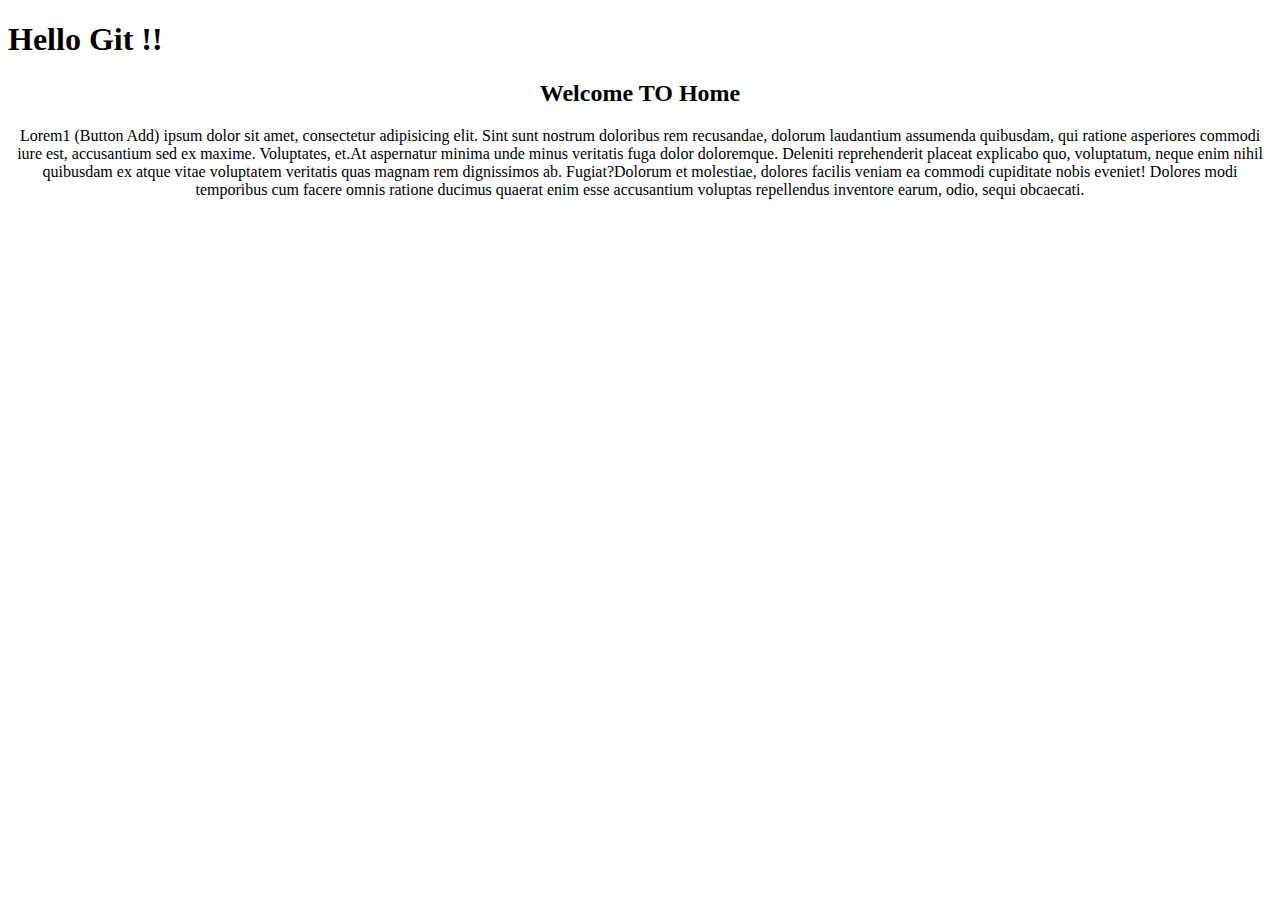
<file: index.html>
<!DOCTYPE html>
<html lang="en">
<head>
    <meta charset="UTF-8">
    <meta name="viewport" content="width=device-width, initial-scale=1.0">
    <title>Learn Git & GitHub</title>
</head>
<body>
    <h1>Hello Git !!</h1>
    <center>
        <h2>Welcome TO Home</h2>
        <p><span>Lorem1 (Button Add) ipsum dolor sit amet, consectetur adipisicing elit. Sint sunt nostrum doloribus rem recusandae, dolorum laudantium assumenda quibusdam, qui ratione asperiores commodi iure est, accusantium sed ex maxime. Voluptates, et.</span><span>At aspernatur minima unde minus veritatis fuga dolor doloremque. Deleniti reprehenderit placeat explicabo quo, voluptatum, neque enim nihil quibusdam ex atque vitae voluptatem veritatis quas magnam rem dignissimos ab. Fugiat?</span><span>Dolorum et molestiae, dolores facilis veniam ea commodi cupiditate nobis eveniet! Dolores modi temporibus cum facere omnis ratione ducimus quaerat enim esse accusantium voluptas repellendus inventore earum, odio, sequi obcaecati.</span></p>
    </center>
</body>
</html>
</file>
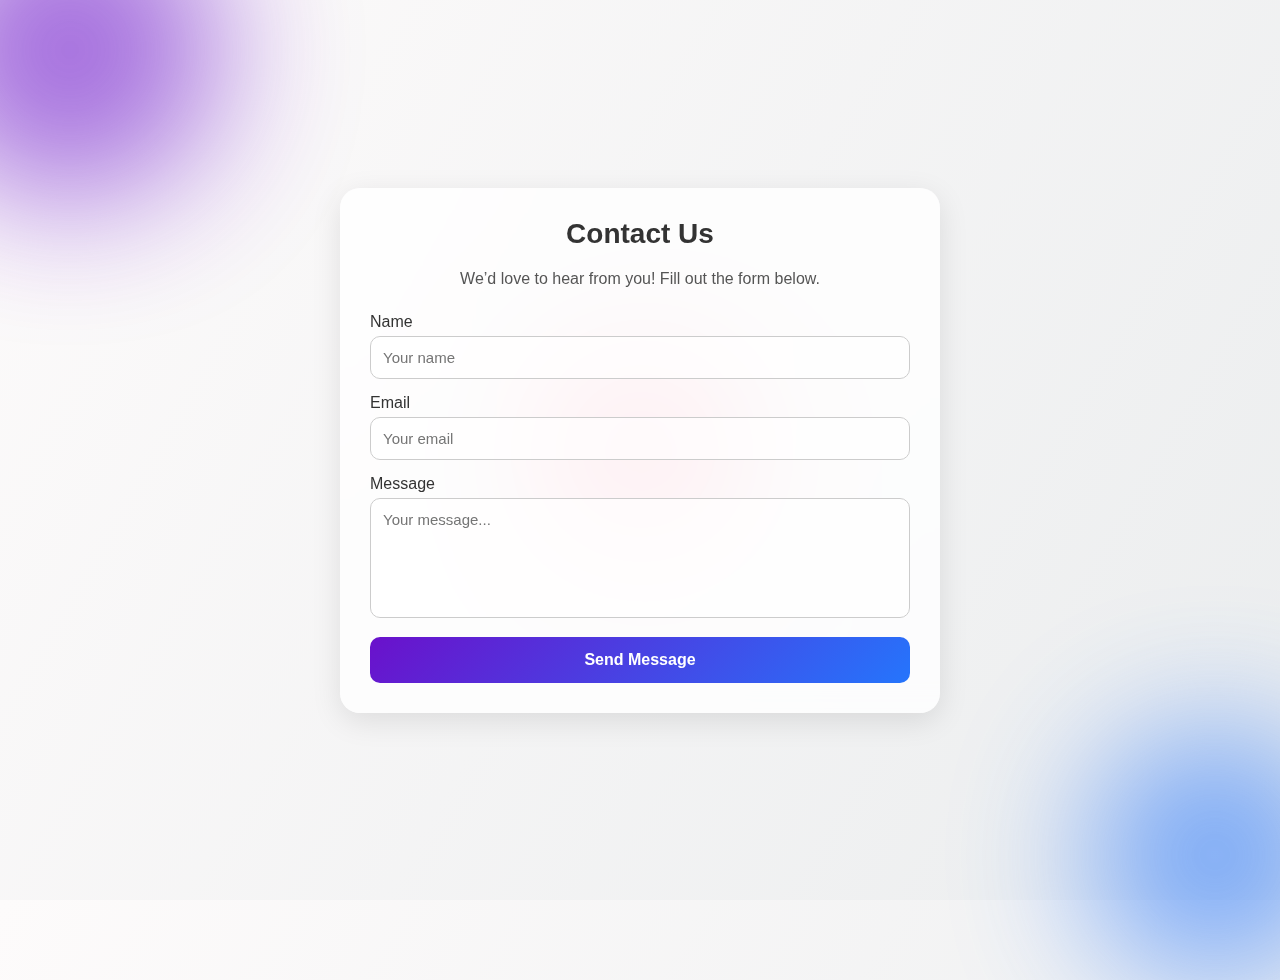
<file: Home/contectUs.html>
<!DOCTYPE html>
<html lang="en">
<head>
  <meta charset="UTF-8">
  <meta name="viewport" content="width=device-width, initial-scale=1.0">
  <title>Contact Us</title>
  <style>
    /* Reset */
    * {
      margin: 0;
      padding: 0;
      box-sizing: border-box;
      font-family: "Poppins", sans-serif;
    }

    body {
      background: linear-gradient(120deg, #fdfbfb 0%, #ebedee 100%);
      display: flex;
      justify-content: center;
      align-items: center;
      min-height: 100vh;
      padding: 20px;
      overflow: hidden;
      position: relative;
    }

    /* Decorative background shapes */
    .circle {
      position: absolute;
      border-radius: 50%;
      filter: blur(70px);
      opacity: 0.6;
      animation: float 10s infinite ease-in-out alternate;
    }
    .circle1 { width: 300px; height: 300px; background: #6a11cb; top: -100px; left: -80px; }
    .circle2 { width: 250px; height: 250px; background: #2575fc; bottom: -80px; right: -60px; animation-delay: 3s; }
    .circle3 { width: 200px; height: 200px; background: #ff6f91; top: 50%; left: 50%; transform: translate(-50%, -50%); animation-delay: 6s; }

    @keyframes float {
      from { transform: translateY(0) scale(1); }
      to { transform: translateY(-40px) scale(1.1); }
    }

    /* Contact Box */
    .contact-container {
      background: rgba(255, 255, 255, 0.8);
      padding: 30px;
      border-radius: 20px;
      backdrop-filter: blur(12px);
      box-shadow: 0 8px 30px rgba(0, 0, 0, 0.1);
      width: 100%;
      max-width: 600px;
      animation: fadeInUp 1s ease;
      position: relative;
      z-index: 10;
      transition: transform 0.3s ease, box-shadow 0.3s ease;
    }

    .contact-container:hover {
      transform: translateY(-8px);
      box-shadow: 0 12px 40px rgba(0, 0, 0, 0.2);
    }

    .contact-container h2 {
      text-align: center;
      margin-bottom: 20px;
      font-size: 28px;
      color: #333;
    }

    .contact-container p {
      text-align: center;
      color: #555;
      margin-bottom: 25px;
    }

    /* Form Styling */
    .form-group {
      margin-bottom: 15px;
    }

    .form-group label {
      display: block;
      font-weight: 500;
      margin-bottom: 5px;
      color: #333;
    }

    .form-group input,
    .form-group textarea {
      width: 100%;
      padding: 12px;
      border: 1px solid #ccc;
      border-radius: 10px;
      font-size: 15px;
      transition: all 0.3s ease;
      background: rgba(255, 255, 255, 0.6);
    }

    .form-group input:hover,
    .form-group textarea:hover {
      border-color: #6a11cb;
      box-shadow: 0 0 10px rgba(106, 17, 203, 0.3);
      transform: scale(1.02);
    }

    .form-group input:focus,
    .form-group textarea:focus {
      border-color: #2575fc;
      box-shadow: 0 0 12px rgba(37, 117, 252, 0.4);
      outline: none;
      transform: scale(1.02);
    }

    textarea {
      resize: none;
      height: 120px;
    }

    /* Button */
    .btn {
      display: block;
      width: 100%;
      padding: 14px;
      background: linear-gradient(135deg, #6a11cb, #2575fc);
      border: none;
      border-radius: 10px;
      font-size: 16px;
      font-weight: bold;
      color: #fff;
      cursor: pointer;
      transition: transform 0.3s ease, background 0.4s ease, box-shadow 0.3s ease;
    }

    .btn:hover {
      transform: scale(1.07);
      background: linear-gradient(135deg, #2575fc, #6a11cb);
      box-shadow: 0 10px 25px rgba(37, 117, 252, 0.4);
    }

    /* Success message */
    .success-message {
      display: none;
      margin-top: 15px;
      text-align: center;
      color: green;
      font-weight: bold;
      animation: fadeIn 1s ease;
    }

    /* Animations */
    @keyframes fadeInUp {
      0% {
        opacity: 0;
        transform: translateY(40px);
      }
      100% {
        opacity: 1;
        transform: translateY(0);
      }
    }

    @keyframes fadeIn {
      from { opacity: 0; }
      to { opacity: 1; }
    }

    /* Responsive */
    @media (max-width: 480px) {
      .contact-container {
        padding: 20px;
      }
      .contact-container h2 {
        font-size: 24px;
      }
    }
  </style>
</head>
<body>
  <!-- Background circles -->
  <div class="circle circle1"></div>
  <div class="circle circle2"></div>
  <div class="circle circle3"></div>

  <!-- Contact Box -->
  <div class="contact-container">
    <h2>Contact Us</h2>
    <p>We’d love to hear from you! Fill out the form below.</p>

    <form id="contactForm">
      <div class="form-group">
        <label for="name">Name</label>
        <input type="text" id="name" placeholder="Your name" required>
      </div>
      <div class="form-group">
        <label for="email">Email</label>
        <input type="email" id="email" placeholder="Your email" required>
      </div>
      <div class="form-group">
        <label for="message">Message</label>
        <textarea id="message" placeholder="Your message..." required></textarea>
      </div>
      <button type="submit" class="btn">Send Message</button>
    </form>

    <div class="success-message" id="successMessage">
      ✅ Your message has been sent successfully!
    </div>
  </div>

  <script>
    const form = document.getElementById("contactForm");
    const successMessage = document.getElementById("successMessage");

    form.addEventListener("submit", function(e) {
      e.preventDefault();

      const name = document.getElementById("name").value.trim();
      const email = document.getElementById("email").value.trim();
      const message = document.getElementById("message").value.trim();

      if (name && email && message) {
        successMessage.style.display = "block";
        form.reset();

        setTimeout(() => {
          successMessage.style.display = "none";
        }, 3000);
      }
    });
  </script>
</body>
</html>
</file>
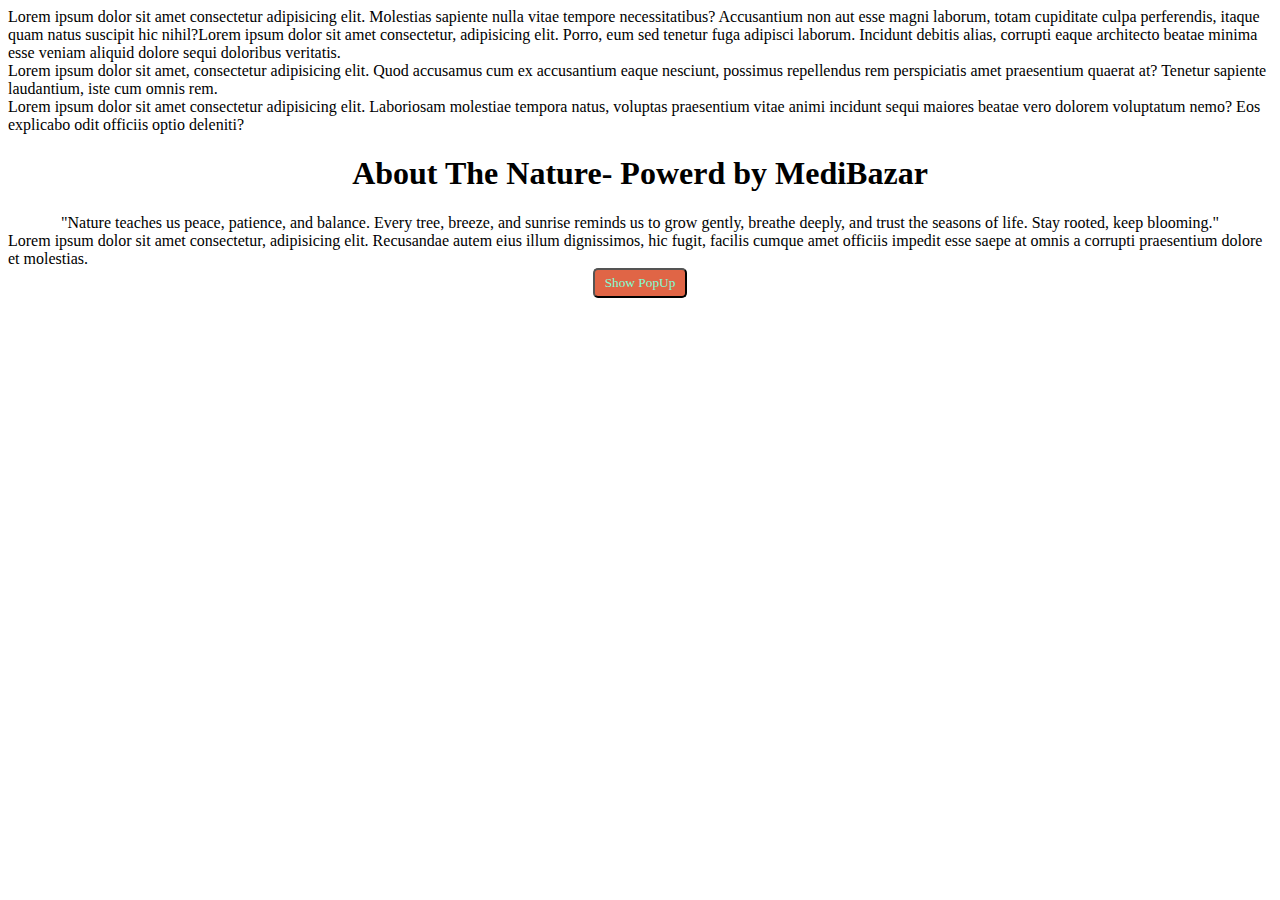
<file: Home/page.html>
<!DOCTYPE html>
<html lang="en">
  <head>
    <meta charset="UTF-8" />
    <meta name="viewport" content="width=device-width, initial-scale=1.0" />
    <title>Medibazar - Home</title>
    <link rel="stylesheet" href="style.css" />
  </head>
  <body>
    <div>
      Lorem ipsum dolor sit amet consectetur adipisicing elit. Molestias sapiente nulla vitae tempore necessitatibus? Accusantium non aut esse magni laborum, totam cupiditate culpa perferendis, itaque quam natus suscipit hic nihil?Lorem ipsum dolor sit amet consectetur, adipisicing elit. Porro, eum sed tenetur fuga adipisci laborum. Incidunt debitis alias, corrupti eaque architecto beatae minima esse veniam aliquid dolore sequi doloribus veritatis.
    </div>
    <section>
      <div>
        Lorem ipsum dolor sit amet, consectetur adipisicing elit. Quod accusamus cum ex accusantium eaque nesciunt, possimus repellendus rem perspiciatis amet praesentium quaerat at? Tenetur sapiente laudantium, iste cum omnis rem.
        <br>
        Lorem ipsum dolor sit amet consectetur adipisicing elit. Laboriosam molestiae tempora natus, voluptas praesentium vitae animi incidunt sequi maiores beatae vero dolorem voluptatum nemo? Eos explicabo odit officiis optio deleniti?
      </div>
      <h1>About The Nature- Powerd by MediBazar</h1>
      <div>
        "Nature teaches us peace, patience, and balance. Every tree, breeze, and
        sunrise reminds us to grow gently, breathe deeply, and trust the seasons
        of life. Stay rooted, keep blooming."
      </div>
      <span>
        Lorem ipsum dolor sit amet consectetur, adipisicing elit. Recusandae autem eius illum dignissimos, hic fugit, facilis cumque amet officiis impedit esse saepe at omnis a corrupti praesentium dolore et molestias.
      </span>
      <button type="button" onclick="greet(this)">Show PopUp</button>
    </section>
    <script src="home.js"></script>
  </body>
</html>
</file>
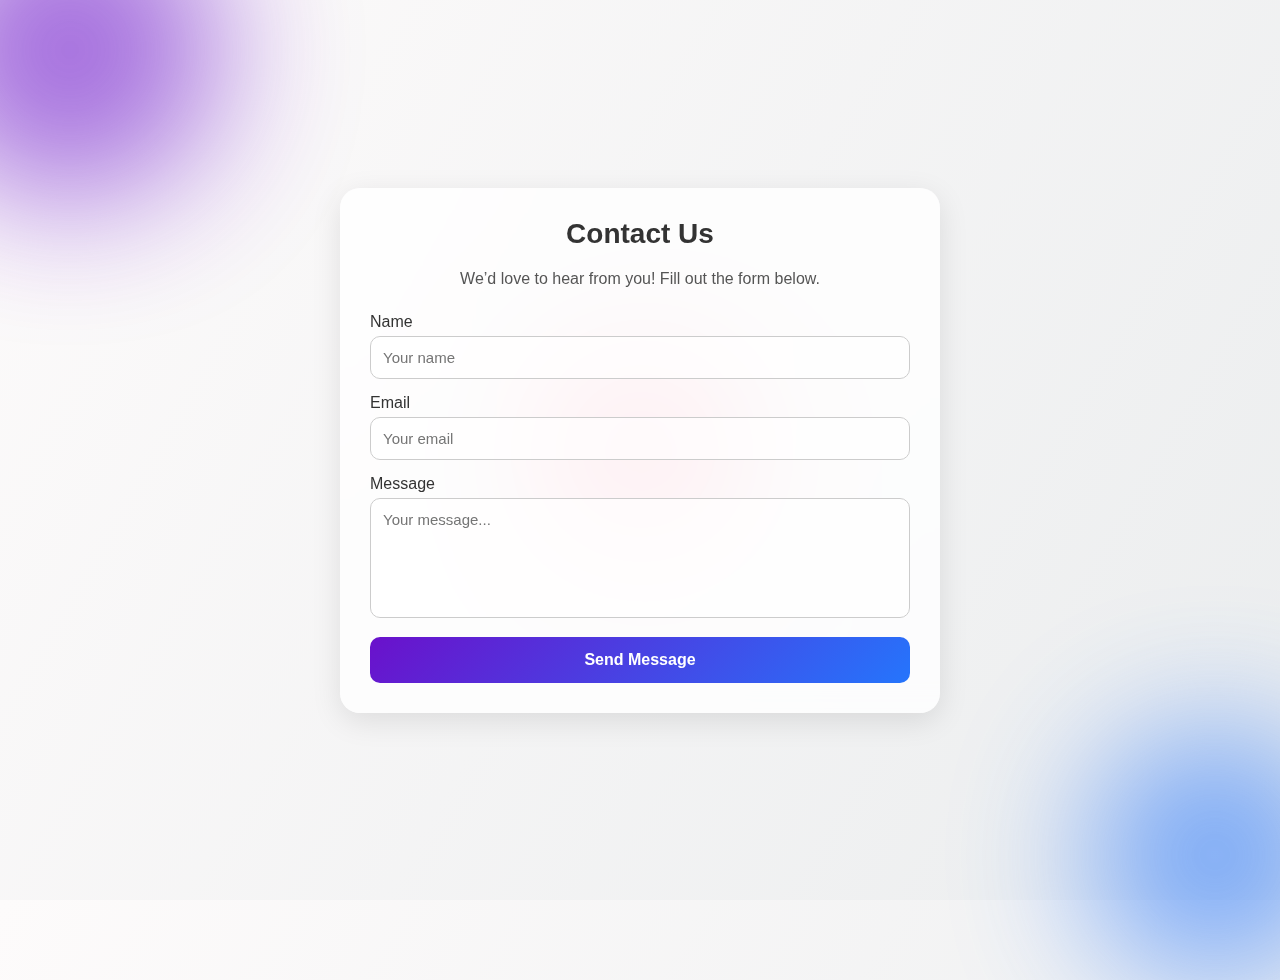
<file: Home/ContactUs/contectUs.html>
<!DOCTYPE html>
<html lang="en">
  <head>
    <meta charset="UTF-8" />
    <meta name="viewport" content="width=device-width, initial-scale=1.0" />
    <title>Contact Us</title>
    <link rel="stylesheet" href="./style.css">
  </head>
  <body>
    <!-- Background circles -->
    <div class="circle circle1"></div>
    <div class="circle circle2"></div>
    <div class="circle circle3"></div>

    <!-- Contact Box -->
    <div class="contact-container">
      <h2>Contact Us</h2>
      <p>We’d love to hear from you! Fill out the form below.</p>

      <form id="contactForm">
        <div class="form-group">
          <label for="name">Name</label>
          <input type="text" id="name" placeholder="Your name" required />
        </div>
        <div class="form-group">
          <label for="email">Email</label>
          <input type="email" id="email" placeholder="Your email" required />
        </div>
        <div class="form-group">
          <label for="message">Message</label>
          <textarea
            id="message"
            placeholder="Your message..."
            required
          ></textarea>
        </div>
        <button type="submit" class="btn">Send Message</button>
      </form>

      <div class="success-message" id="successMessage">
        ✅ Your message has been sent successfully!
      </div>
    </div>

    <script src="custom.js"></script>
  </body>
</html>
</file>
<file: Home/style.css>
section {
  display: flex;
  align-items: center;
  justify-content: center;
  flex-direction: column;
}

button {
  background-color: rgb(224, 101, 70);
  border-radius: 5px;
  color: aquamarine;
  font-family: 'Segoe UI';
  cursor: pointer;
  padding: 5px 10px;
}
</file>
<file: Home/ContactUs/style.css>
/* Reset */
* {
  margin: 0;
  padding: 0;
  box-sizing: border-box;
  font-family: "Poppins", sans-serif;
}

body {
  background: linear-gradient(120deg, #fdfbfb 0%, #ebedee 100%);
  display: flex;
  justify-content: center;
  align-items: center;
  min-height: 100vh;
  padding: 20px;
  overflow: hidden;
  position: relative;
}

/* Decorative background shapes */
.circle {
  position: absolute;
  border-radius: 50%;
  filter: blur(70px);
  opacity: 0.6;
  animation: float 10s infinite ease-in-out alternate;
}
.circle1 {
  width: 300px;
  height: 300px;
  background: #6a11cb;
  top: -100px;
  left: -80px;
}
.circle2 {
  width: 250px;
  height: 250px;
  background: #2575fc;
  bottom: -80px;
  right: -60px;
  animation-delay: 3s;
}
.circle3 {
  width: 200px;
  height: 200px;
  background: #ff6f91;
  top: 50%;
  left: 50%;
  transform: translate(-50%, -50%);
  animation-delay: 6s;
}

@keyframes float {
  from {
    transform: translateY(0) scale(1);
  }
  to {
    transform: translateY(-40px) scale(1.1);
  }
}

/* Contact Box */
.contact-container {
  background: rgba(255, 255, 255, 0.8);
  padding: 30px;
  border-radius: 20px;
  backdrop-filter: blur(12px);
  box-shadow: 0 8px 30px rgba(0, 0, 0, 0.1);
  width: 100%;
  max-width: 600px;
  animation: fadeInUp 1s ease;
  position: relative;
  z-index: 10;
  transition: transform 0.3s ease, box-shadow 0.3s ease;
}

.contact-container:hover {
  transform: translateY(-8px);
  box-shadow: 0 12px 40px rgba(0, 0, 0, 0.2);
}

.contact-container h2 {
  text-align: center;
  margin-bottom: 20px;
  font-size: 28px;
  color: #333;
}

.contact-container p {
  text-align: center;
  color: #555;
  margin-bottom: 25px;
}

/* Form Styling */
.form-group {
  margin-bottom: 15px;
}

.form-group label {
  display: block;
  font-weight: 500;
  margin-bottom: 5px;
  color: #333;
}

.form-group input,
.form-group textarea {
  width: 100%;
  padding: 12px;
  border: 1px solid #ccc;
  border-radius: 10px;
  font-size: 15px;
  transition: all 0.3s ease;
  background: rgba(255, 255, 255, 0.6);
}

.form-group input:hover,
.form-group textarea:hover {
  border-color: #6a11cb;
  box-shadow: 0 0 10px rgba(106, 17, 203, 0.3);
  transform: scale(1.02);
}

.form-group input:focus,
.form-group textarea:focus {
  border-color: #2575fc;
  box-shadow: 0 0 12px rgba(37, 117, 252, 0.4);
  outline: none;
  transform: scale(1.02);
}

textarea {
  resize: none;
  height: 120px;
}

/* Button */
.btn {
  display: block;
  width: 100%;
  padding: 14px;
  background: linear-gradient(135deg, #6a11cb, #2575fc);
  border: none;
  border-radius: 10px;
  font-size: 16px;
  font-weight: bold;
  color: #fff;
  cursor: pointer;
  transition: transform 0.3s ease, background 0.4s ease, box-shadow 0.3s ease;
}

.btn:hover {
  transform: scale(1.07);
  background: linear-gradient(135deg, #2575fc, #6a11cb);
  box-shadow: 0 10px 25px rgba(37, 117, 252, 0.4);
}

/* Success message */
.success-message {
  display: none;
  margin-top: 15px;
  text-align: center;
  color: green;
  font-weight: bold;
  animation: fadeIn 1s ease;
}

/* Animations */
@keyframes fadeInUp {
  0% {
    opacity: 0;
    transform: translateY(40px);
  }
  100% {
    opacity: 1;
    transform: translateY(0);
  }
}

@keyframes fadeIn {
  from {
    opacity: 0;
  }
  to {
    opacity: 1;
  }
}

/* Responsive */
@media (max-width: 480px) {
  .contact-container {
    padding: 20px;
  }
  .contact-container h2 {
    font-size: 24px;
  }
}
</file>
